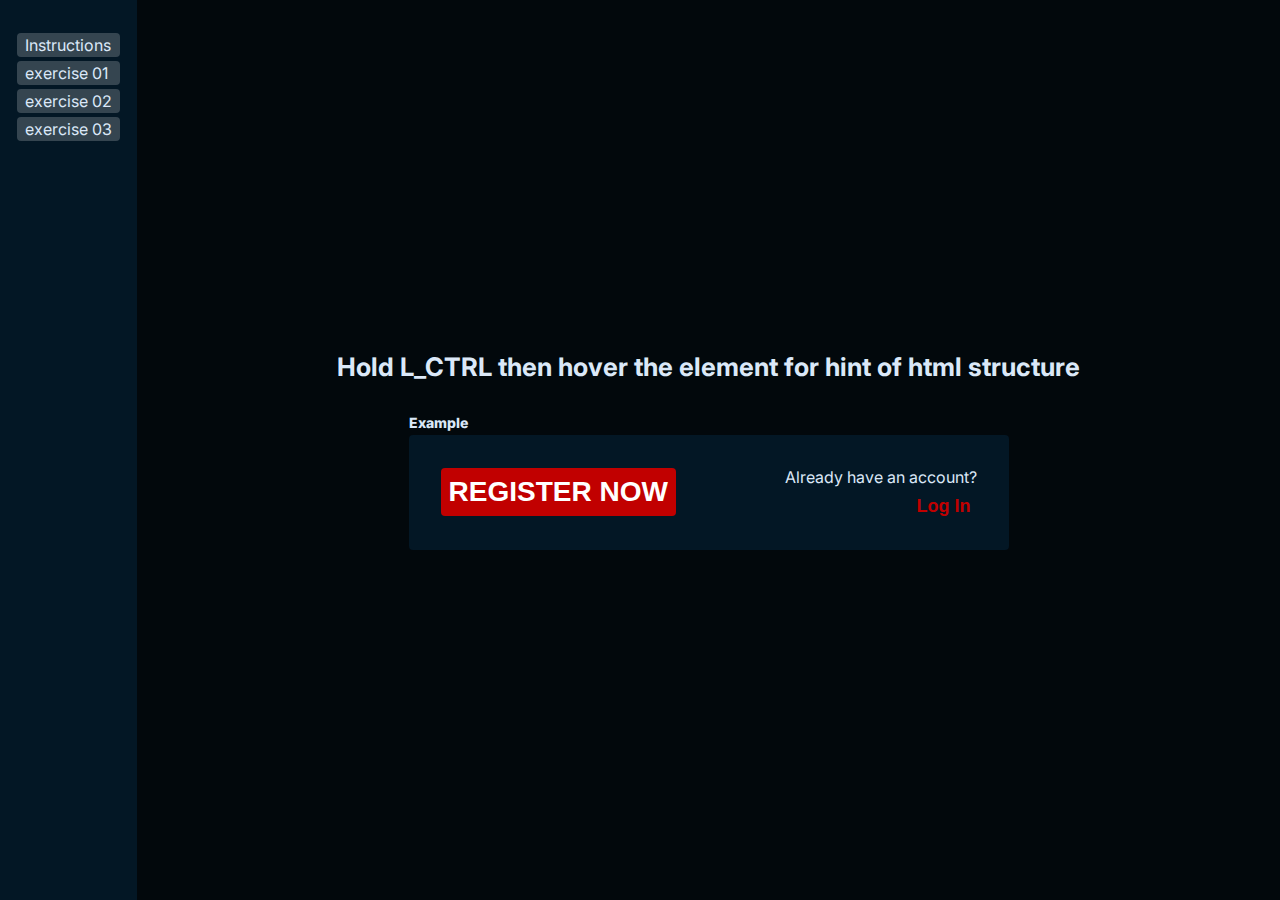
<file: index.html>
<!DOCTYPE html>
<html lang="en">

<head>
    <meta charset="UTF-8">
    <meta name="viewport" content="width=device-width, initial-scale=1.0">
    <title>HTML + CSS Homework Exercises</title>
    <link rel="stylesheet" href="./css/common.css">
    <link rel="stylesheet" href="./css/instructions.css">
    <script src="./scripts/hints.js" defer></script>
    <script src="./scripts/nav.js" defer></script>
</head>

<body>
    <nav id="main-nav">
    </nav>
    <main id="main-content">
        <h1 class="main-content-instruction">Hold L_CTRL then hover the element for hint of html structure</h1>
        <div class="main-example">
            <span class="example-label">Example</span>
            <div class="example-container">
                <div class="row example-row" data-js-group>
                    <button class="example-main-btn">REGISTER NOW</button>
                    <div class="column example-column" data-js-group>
                        <p>Already have an account?</p>
                        <button>Log In</button>
                    </div>
                </div>
            </div>
        </div>
    </main>
</body>

</html>
</file>
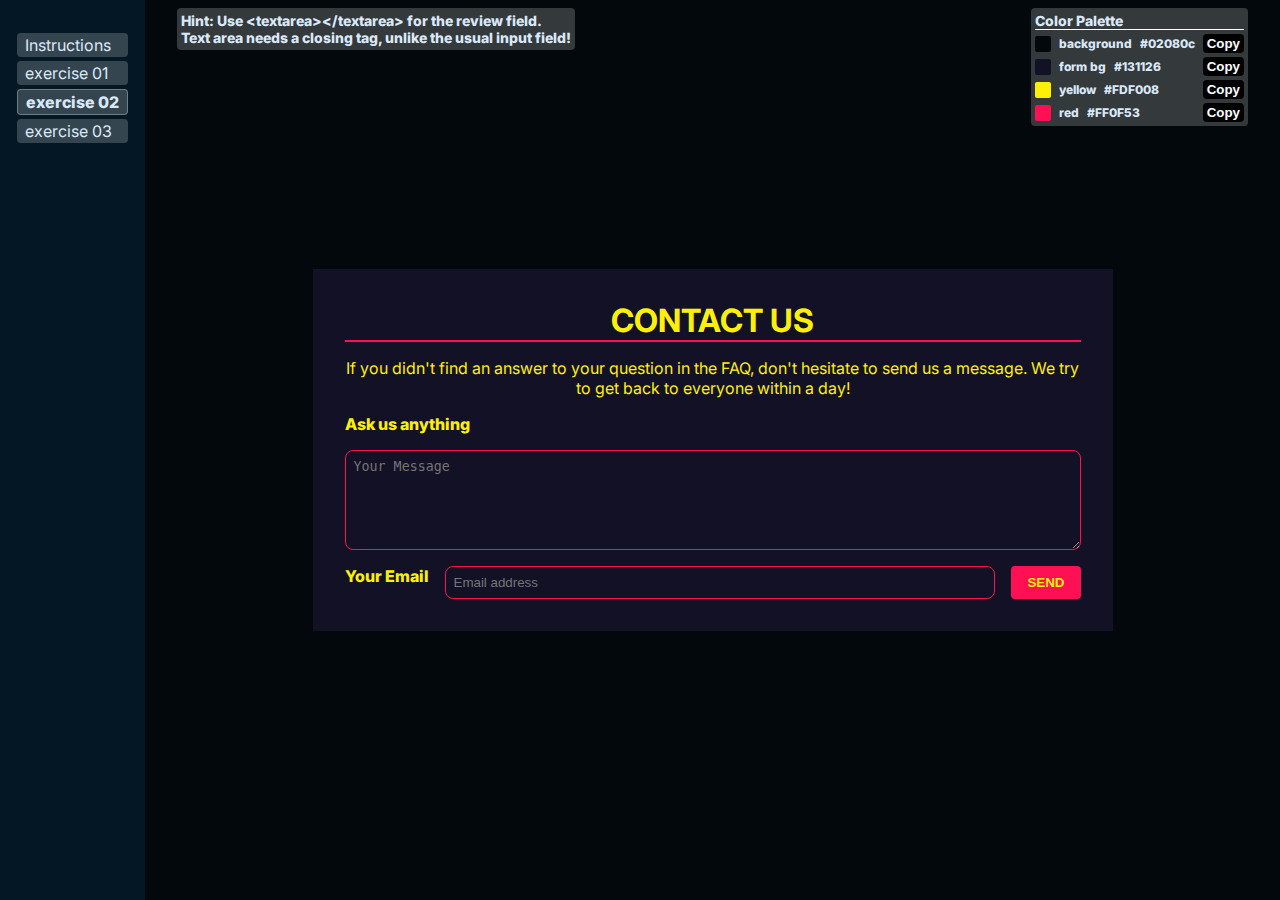
<file: pages/exercise_02.html>
<!DOCTYPE html>
<html lang="en">

<head>
    <meta charset="UTF-8">
    <meta name="viewport" content="width=device-width, initial-scale=1.0">
    <title>Exercise 02</title>
    <link rel="stylesheet" href="../css/common.css">
    <link rel="stylesheet" href="../css/exercise_02.css">
    <script src="../scripts/hints.js" defer></script>
    <script src="../scripts/nav.js" defer></script>
    <script src="../scripts/colorPicker.js" defer></script>
</head>

<body>
    <nav id="main-nav">
    </nav>
    <main id="main-content">
        <div class="main-info">Hint: Use &lt;textarea&gt;&lt;/textarea&gt; for the review field.
            <br>
            Text area needs a closing tag, unlike the usual input field!
        </div>
        <div class="color-palette">
            <span class="label">Color Palette</span>
            <div class="color-row" data-js-color-row>
                <span class="color-preview-box"></span>
                <span class="color-name">background</span>
                <span class="hex">#02080c</span>
                <button class="copy-btn" type="button">Copy</button>
            </div>
            <div class="color-row" data-js-color-row>
                <span class="color-preview-box"></span>
                <span class="color-name">form bg</span>
                <span class="hex">#131126</span>
                <button class="copy-btn" type="button">Copy</button>
            </div>
            <div class="color-row" data-js-color-row>
                <span class="color-preview-box"></span>
                <span class="color-name">yellow</span>
                <span class="hex">#FDF008</span>
                <button class="copy-btn" type="button">Copy</button>
            </div>
            <div class="color-row" data-js-color-row>
                <span class="color-preview-box"></span>
                <span class="color-name">red</span>
                <span class="hex">#FF0F53</span>
                <button class="copy-btn" type="button">Copy</button>
            </div>
        </div>
        <form class="column contact-form" data-js-group>
            <h1 class="contact-heading">CONTACT US</h1>
            <p class="contact-text">If you didn't find an answer to your question in the FAQ, don't hesitate to send us
                a message. We try to get back to everyone within a day!</p>
            <label for="review">Ask us anything</label>
            <textarea id="review" class="c-input" placeholder="Your Message"></textarea>

            <div class="row contact-row" data-js-group>
                <label for="c-email">Your Email</label>
                <input type="email" class="c-input" placeholder="Email address">
                <button type="submit" class="c-btn">SEND</button>
            </div>
        </form>
    </main>
</body>

</html>
</file>
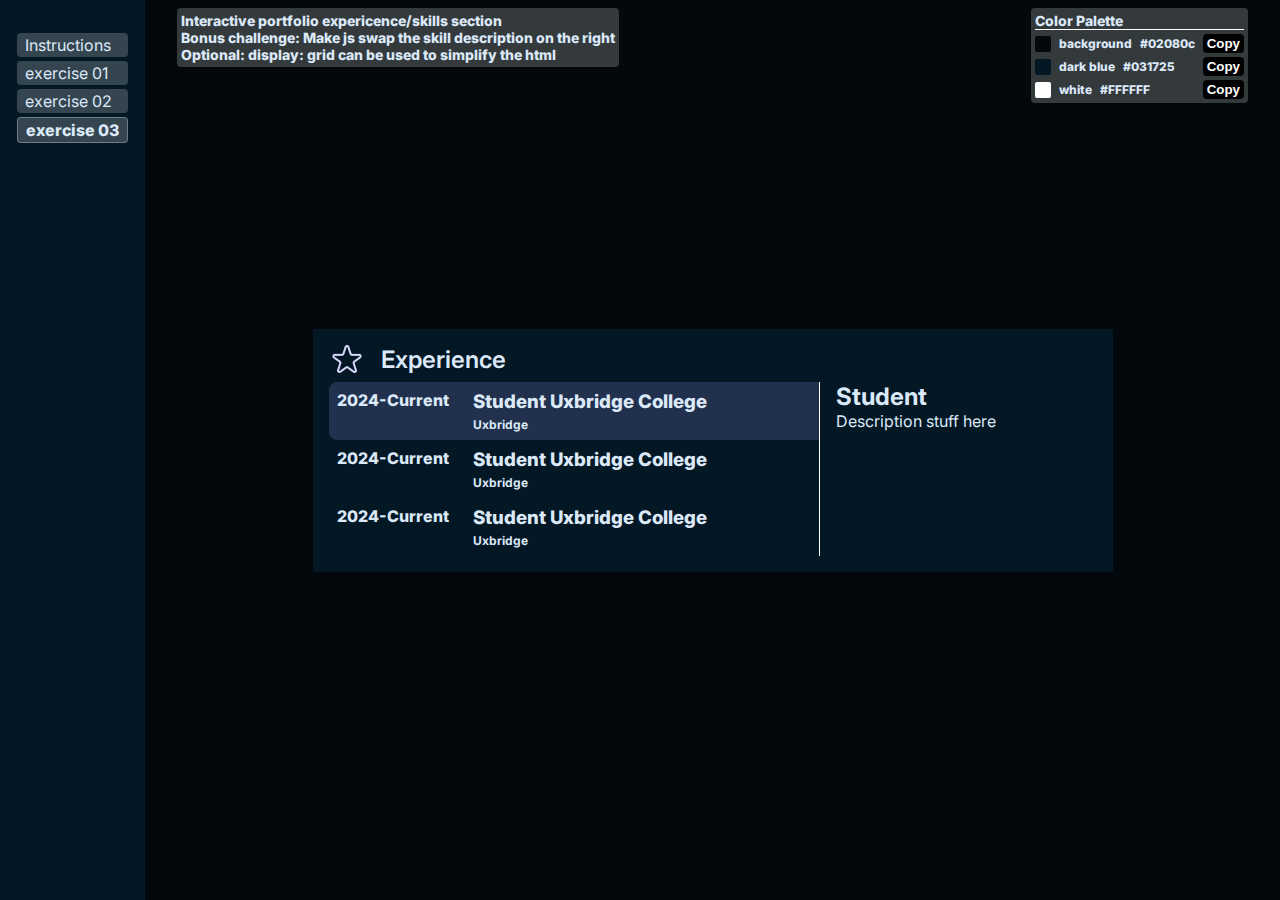
<file: pages/exercise_03.html>
<!DOCTYPE html>
<html lang="en">

<head>
    <meta charset="UTF-8">
    <meta name="viewport" content="width=device-width, initial-scale=1.0">
    <title>Exercise 03</title>
    <link rel="stylesheet" href="../css/common.css">
    <link rel="stylesheet" href="../css/exercise_03.css">
    <script src="../scripts/hints.js" defer></script>
    <script src="../scripts/nav.js" defer></script>
    <script src="../scripts/colorPicker.js" defer></script>
</head>

<body>
    <nav id="main-nav">
    </nav>
    <main id="main-content">
        <div class="main-info">Interactive portfolio expericence/skills section<br>Bonus challenge: Make js swap the
            skill description on the right
            <br>
            Optional: display: grid can be used to simplify the html
        </div>
        <div class="color-palette">
            <span class="label">Color Palette</span>
            <div class="color-row" data-js-color-row>
                <span class="color-preview-box"></span>
                <span class="color-name">background</span>
                <span class="hex">#02080c</span>
                <button class="copy-btn" type="button">Copy</button>
            </div>
            <div class="color-row" data-js-color-row>
                <span class="color-preview-box"></span>
                <span class="color-name">dark blue</span>
                <span class="hex">#031725</span>
                <button class="copy-btn" type="button">Copy</button>
            </div>
            <div class="color-row" data-js-color-row>
                <span class="color-preview-box"></span>
                <span class="color-name">white</span>
                <span class="hex">#FFFFFF</span>
                <button class="copy-btn" type="button">Copy</button>
            </div>
        </div>

        <div class="column skills-section" data-js-group>
            <div class="heading-row row" data-js-group>
                <img src="../assets/star.png" alt="star icon">
                <h2>Experience</h2>
            </div>

            <div class="skills-wrapper row" data-js-group>
                <div class="skills-group column" data-js-group>
                    <div class="skill row selected" data-js-group>
                        <div class="time">
                            2024-Current
                        </div>
                        <div class="info column" data-js-group>
                            <h3>Student Uxbridge College</h3>
                            <h4>Uxbridge</h4>
                        </div>
                    </div>
                    <div class="skill row" data-js-group>
                        <div class="time" data-js-group>
                            2024-Current
                        </div>
                        <div class="info column" data-js-group>
                            <h3>Student Uxbridge College</h3>
                            <h4>Uxbridge</h4>
                        </div>
                    </div>
                    <div class="skill row" data-js-group>
                        <div class="time" data-js-group>
                            2024-Current
                        </div>
                        <div class="info column" data-js-group>
                            <h3>Student Uxbridge College</h3>
                            <h4>Uxbridge</h4>
                        </div>
                    </div>
                </div>
                <div class="skill-description column" data-js-group>
                    <h2>Student</h2>
                    <p>Description stuff here</p>
                </div>
            </div>
        </div>
    </main>
</body>

</html>
</file>
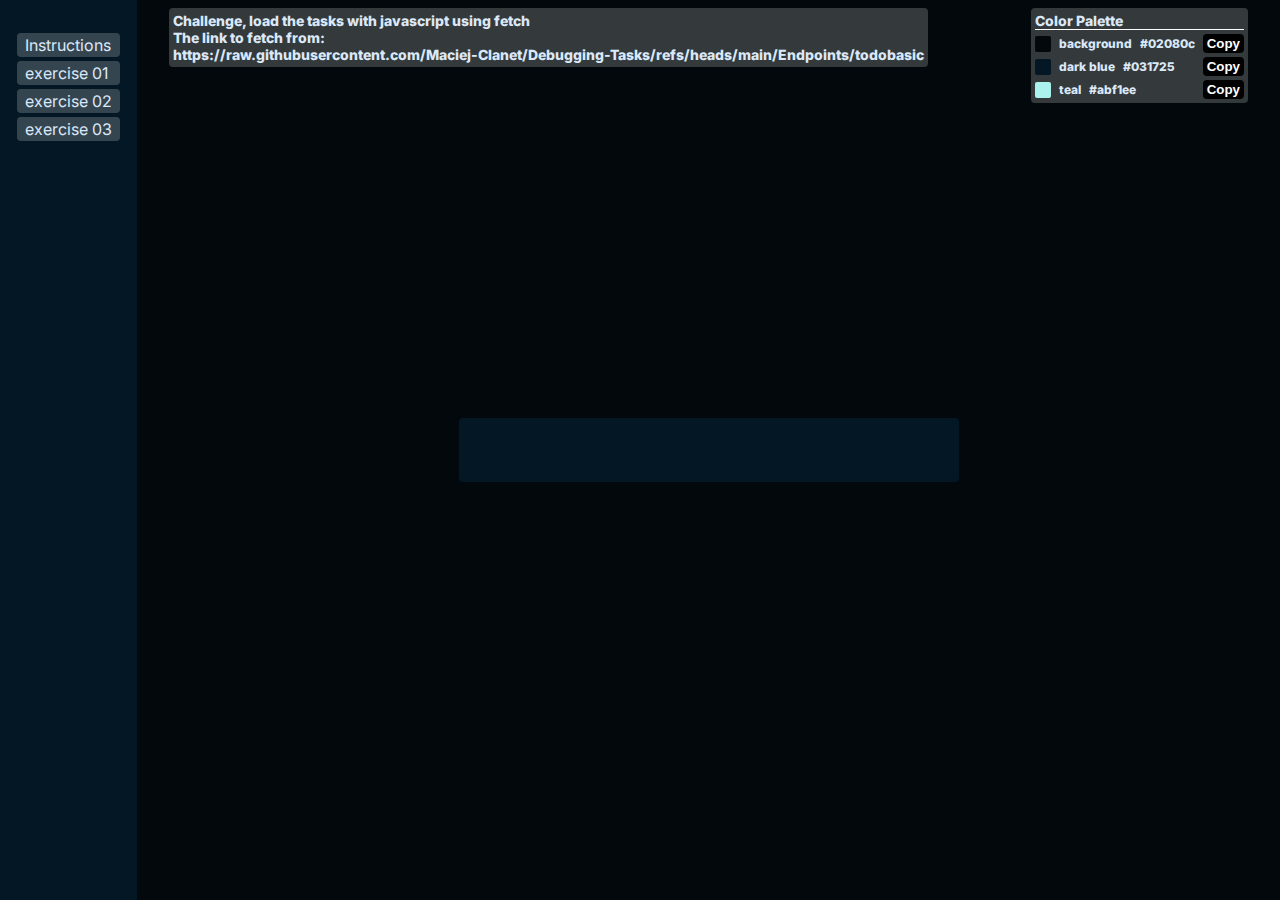
<file: pages/exercise_04.html>
<!DOCTYPE html>
<html lang="en">

<head>
    <meta charset="UTF-8">
    <meta name="viewport" content="width=device-width, initial-scale=1.0">
    <title>Exercise 01</title>
    <link rel="stylesheet" href="../css/common.css">
    <link rel="stylesheet" href="../css/exercise_04.css">
    <script src="../scripts/exercise_04.js" defer></script>
    <script src="../scripts/hints.js" defer></script>
    <script src="../scripts/nav.js" defer></script>
    <script src="../scripts/colorPicker.js" defer></script>
</head>

<body>
    <nav id="main-nav">
    </nav>
    <main id="main-content">
        <div class="main-info">Challenge, load the tasks with javascript using fetch
            <br>
            The link to fetch from:<br>
            https://raw.githubusercontent.com/Maciej-Clanet/Debugging-Tasks/refs/heads/main/Endpoints/todobasic
        </div>
        <div class="color-palette">
            <span class="label">Color Palette</span>
            <div class="color-row" data-js-color-row>
                <span class="color-preview-box"></span>
                <span class="color-name">background</span>
                <span class="hex">#02080c</span>
                <button class="copy-btn" type="button">Copy</button>
            </div>
            <div class="color-row" data-js-color-row>
                <span class="color-preview-box"></span>
                <span class="color-name">dark blue</span>
                <span class="hex">#031725</span>
                <button class="copy-btn" type="button">Copy</button>
            </div>
            <div class="color-row" data-js-color-row>
                <span class="color-preview-box"></span>
                <span class="color-name">teal</span>
                <span class="hex">#abf1ee</span>
                <button class="copy-btn" type="button">Copy</button>
            </div>
        </div>
        <div id="tasks" data-js-group class="tasks column">
        </div>
        </div>
    </main>
</body>

</html>
</file>
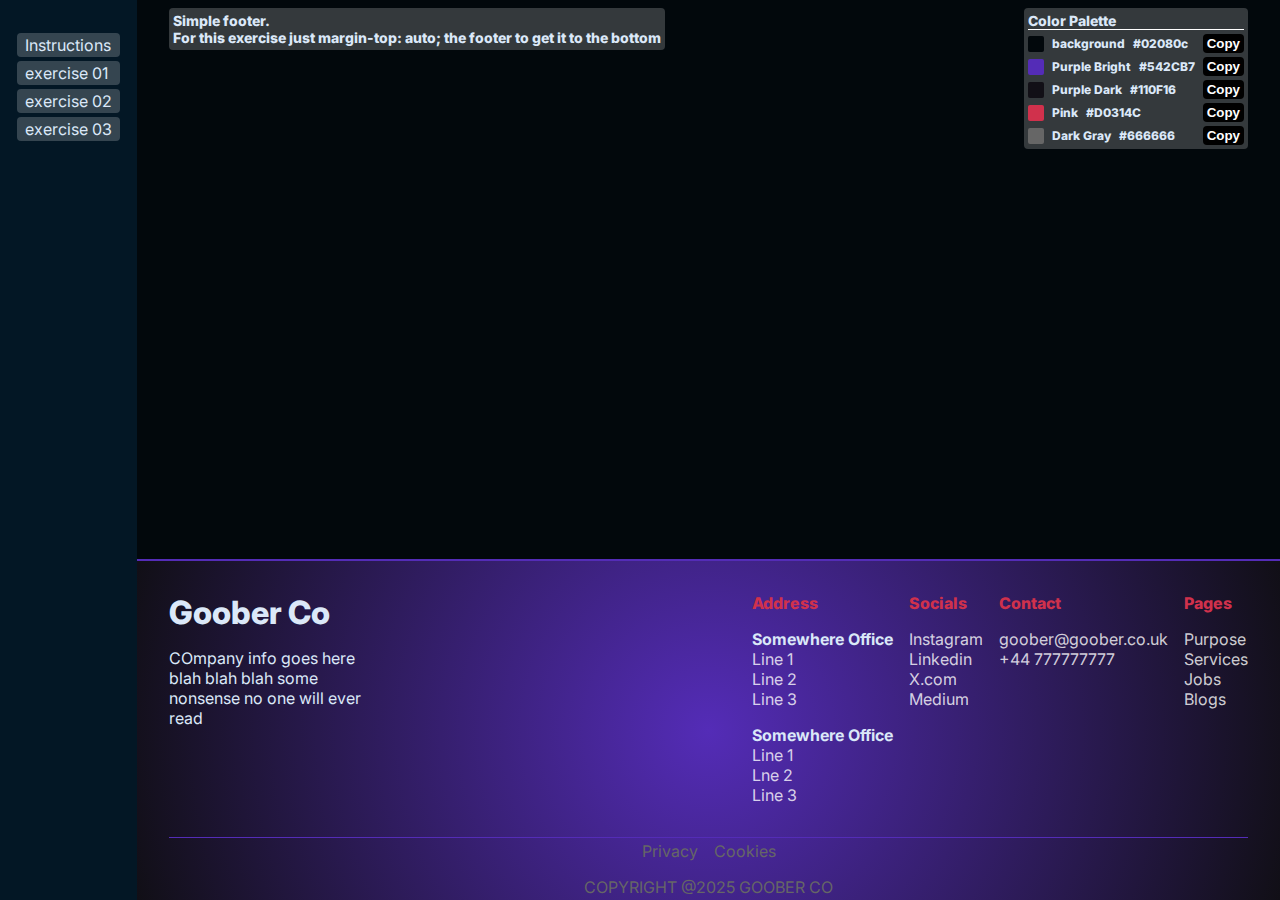
<file: pages/exercise_05.html>
<!DOCTYPE html>
<html lang="en">

<head>
    <meta charset="UTF-8">
    <meta name="viewport" content="width=device-width, initial-scale=1.0">
    <title>Exercise 01</title>
    <link rel="stylesheet" href="../css/common.css">
    <link rel="stylesheet" href="../css/exercise_05.css">
    <script src="../scripts/hints.js" defer></script>
    <script src="../scripts/nav.js" defer></script>
    <script src="../scripts/colorPicker.js" defer></script>
</head>

<body>
    <nav id="main-nav">
    </nav>
    <main id="main-content">
        <div class="main-info">Simple footer.<br>For this exercise just margin-top: auto; the footer to get it to the
            bottom</div>
        <div class="color-palette">
            <span class="label">Color Palette</span>
            <div class="color-row" data-js-color-row>
                <span class="color-preview-box"></span>
                <span class="color-name">background</span>
                <span class="hex">#02080c</span>
                <button class="copy-btn" type="button">Copy</button>
            </div>
            <div class="color-row" data-js-color-row>
                <span class="color-preview-box"></span>
                <span class="color-name">Purple Bright</span>
                <span class="hex">#542CB7</span>
                <button class="copy-btn" type="button">Copy</button>
            </div>
            <div class="color-row" data-js-color-row>
                <span class="color-preview-box"></span>
                <span class="color-name">Purple Dark</span>
                <span class="hex">#110F16</span>
                <button class="copy-btn" type="button">Copy</button>
            </div>
            <div class="color-row" data-js-color-row>
                <span class="color-preview-box"></span>
                <span class="color-name">Pink</span>
                <span class="hex">#D0314C</span>
                <button class="copy-btn" type="button">Copy</button>
            </div>
            <div class="color-row" data-js-color-row>
                <span class="color-preview-box"></span>
                <span class="color-name">Dark Gray</span>
                <span class="hex">#666666</span>
                <button class="copy-btn" type="button">Copy</button>
            </div>
        </div>

        <footer class="footer row" data-js-group>
            <div class="footer-main row" data-js-group>
                <div class="column f-column logo-col" data-js-group>
                    <span class="logo">Goober Co</span>
                    <p>COmpany info goes here blah blah blah some nonsense no one will ever read</p>
                </div>
                <div class="column f-column" data-js-group>
                    <span class="f-heading">Address</span>
                    <div class="column f-group" data-js-group>
                        <b>Somewhere Office</b>
                        <a href="/">Line 1</a>
                        <a href="/">Line 2</a>
                        <a href="/">Line 3</a>
                    </div>
                    <div class="column f-group" data-js-group>
                        <b>Somewhere Office</b>
                        <a href="/">Line 1</a>
                        <a href="/">Lne 2</a>
                        <a href="/">Line 3</a>
                    </div>

                </div>
                <div class="column f-column" data-js-group>
                    <span class="f-heading">Socials</span>
                    <div class="column f-group" data-js-group>
                        <a href="/">Instagram</a>
                        <a href="/">Linkedin</a>
                        <a href="/">X.com</a>
                        <a href="/">Medium</a>
                    </div>
                </div>
                <div class="column f-column" data-js-group>
                    <span class="f-heading">Contact</span>
                    <div class="column f-group" data-js-group>
                        <a href="/">goober@goober.co.uk</a>
                        <a href="/">+44 777777777</a>
                    </div>
                </div>
                <div class="column f-column" data-js-group>
                    <span class="f-heading">Pages</span>
                    <div class="column f-group" data-js-group>
                        <a href="/">Purpose</a>
                        <a href="/">Services</a>
                        <a href="/">Jobs</a>
                        <a href="/">Blogs</a>
                    </div>
                </div>
            </div>
            <div class="footer-subtle row" data-js-group>
                <div class="row" data-js-group>
                    <a href="/">Privacy</a>
                    <a href="/">Cookies</a>
                </div>
                <p>COPYRIGHT @2025 GOOBER CO</p>
            </div>
        </footer>
    </main>
</body>

</html>
</file>
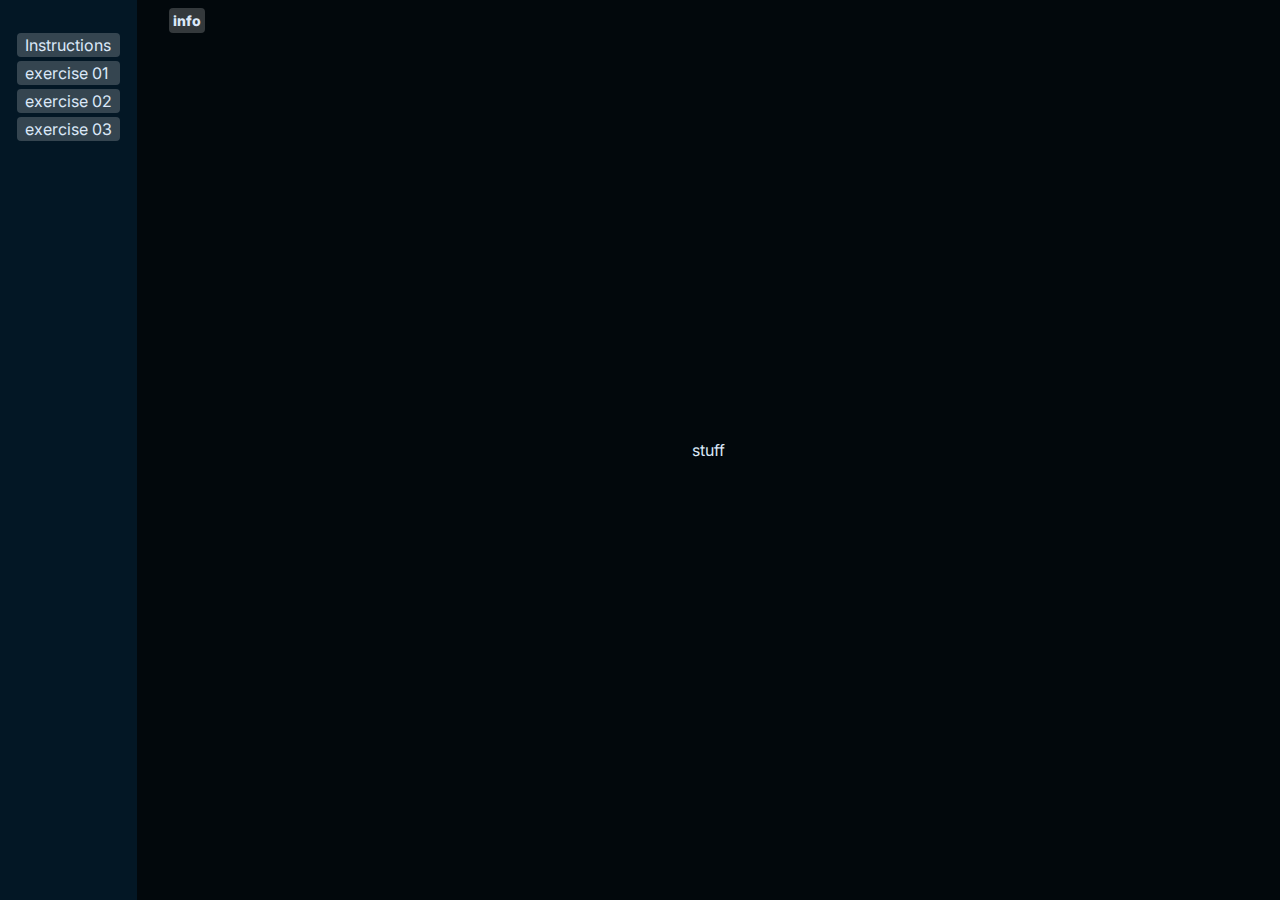
<file: pages/template copy.html>
<!DOCTYPE html>
<html lang="en">

<head>
    <meta charset="UTF-8">
    <meta name="viewport" content="width=device-width, initial-scale=1.0">
    <title>Exercise 01</title>
    <link rel="stylesheet" href="../css/common.css">
    <link rel="stylesheet" href="../css/exercise_01.css">
    <script src="../scripts/hints.js" defer></script>
    <script src="../scripts/nav.js" defer></script>
</head>

<body>
    <nav id="main-nav">
    </nav>
    <main id="main-content">
        <div class="main-info">info</div>
        stuff
    </main>
</body>

</html>
</file>
<file: css/common.css>
@import url('https://fonts.googleapis.com/css2?family=Inter:ital,opsz,wght@0,14..32,100..900;1,14..32,100..900&display=swap');

* {
    margin: 0;
    box-sizing: border-box;
}

button {
    cursor: pointer;
}

body {
    --text: #dbe8f8;
    --background: #02080c;
    --primary: #8bbbe8;
    --secondary: #ff1145;
    --accent: #fcaf1f;
    --dark-blue: #031725;

    background-color: var(--background);
    color: var(--text);

    font-family: "Inter", sans-serif;
    font-optical-sizing: auto;
    font-style: normal;

    display: flex;
    min-height: 100dvh;
}

#main-nav {
    background-color: var(--dark-blue);
    display: flex;
    flex-direction: column;
    gap: 4px;
    padding: 32px 16px;
    max-height: 100dvh;
    overflow-y: auto;
    border: 1px solid transparent;

    >.main-nav-btn {
        transition: all 0.2s ease-in-out;
        color: var(--text);
        text-decoration: none;
        background-color: rgba(255, 255, 255, 0.2);
        padding: 2px 8px;
        border-radius: 4px;
    }

    >.main-nav-btn:hover {
        background-color: rgba(255, 255, 255, 0.4);
    }

    >.main-nav-btn.active {
        font-weight: 800;
        border: 1px solid rgba(255, 255, 255, 0.3)
    }
}

#main-content {
    position: relative;
    flex: 1;
    display: flex;
    flex-direction: column;
    justify-content: center;
    align-items: center;
}

.main-info {
    position: absolute;
    left: 32px;
    top: 8px;
    font-weight: 800;
    font-size: 14px;
    background-color: rgba(255, 255, 255, 0.2);
    padding: 4px;
    border-radius: 4px;
}

.color-palette {
    position: absolute;
    right: 32px;
    top: 8px;
    font-weight: 800;
    background-color: rgba(255, 255, 255, 0.2);
    padding: 4px;
    border-radius: 4px;
    display: flex;
    flex-direction: column;
    gap: 4px;
    font-size: 12px;

    >.label {
        font-size: 14px;
        font-weight: 800;
        border-bottom: 1px solid white;
        width: 100%;
    }
}

.color-row {
    display: flex;
    flex-direction: row;
    align-items: center;
    gap: 8px;
}

.color-preview-box {
    width: 16px;
    height: 16px;
    border-radius: 2px;
    background-color: gray;
}

.copy-btn {
    border: none;
    border-radius: 4px;
    padding: 2px 4px;
    background-color: black;
    font-weight: 800;
    color: white;
    margin-left: auto;
}

.column {
    position: relative;
}

.column.active:hover::before {
    content: "";
    border: 2px dashed var(--accent);
    position: absolute;
    left: -8px;
    right: -8px;
    top: -8px;
    bottom: -8px;
    pointer-events: none;
}

.column.active:hover::after {
    content: "↓";
    position: absolute;
    right: -22px;
    top: 50%;
    transform: translateY(-50%);
    color: var(--accent);
    font-size: 32px;
    font-weight: bold;
    pointer-events: none;
}

.row {
    position: relative;
}

.row.active:hover::before {
    content: "";
    border: 2px dashed var(--secondary);
    position: absolute;
    left: -8px;
    right: -8px;
    top: -8px;
    bottom: -8px;
    pointer-events: none;
}

.row.active:hover::after {
    content: "→";
    position: absolute;
    top: -29px;
    left: 50%;
    transform: translateX(-50%);
    color: var(--secondary);
    font-size: 32px;
    font-weight: bold;
    pointer-events: none;
}
</file>
<file: css/instructions.css>
.main-content-instruction {
    font-size: clamp(22px, 2vw, 42px);
    text-align: center;
}

.main-example {
    margin-top: 32px;
    display: flex;
    flex-direction: column;
    gap: 4px;
    width: 80%;
    max-width: 600px;

    >.example-label {
        font-weight: 800;
        font-size: 14px;
    }

}

.example-container {
    background-color: var(--dark-blue);
    padding: 32px;
    border-radius: 4px;
}

.example-row {
    display: flex;
    justify-content: space-between;
    align-items: center;
}

.example-main-btn {
    background: none;
    border: none;
    background-color: #C10000;
    color: white;
    padding: 8px;
    border-radius: 4px;
    font-size: 28px;
    font-weight: 800;
    cursor: pointer;
}

.example-column {
    display: flex;
    flex-direction: column;
    align-items: flex-end;
    gap: 8px;

    >button {
        font-size: 18px;
        background: none;
        border: none;
        color: #C10000;
        font-weight: 800;
        cursor: pointer;

        &:hover {
            filter: brightness(1.2);
        }
    }
}
</file>
<file: css/exercise_02.css>
.contact-form {
    background-color: #131126;
    padding: 32px;
    display: flex;
    flex-direction: column;
    gap: 16px;
    color: #FDF008;
    width: 100%;
    max-width: 800px;

    & label {
        font-weight: 800;
    }

    >textarea {
        min-height: 100px;
        max-width: 100%;
        min-width: 100%;
    }
}

.contact-heading {
    border-bottom: 2px solid #FF0F53;
    text-align: center
}

.contact-text {
    text-align: center;
}

.c-input {
    border: 1px solid #FF0F53;
    background: none;
    color: #FDF008;
    padding: 8px;
    border-radius: 8px;
}

.contact-row {
    display: flex;
    gap: 16px;

    >input {
        flex: 1;
    }

    >button {
        background-color: #FF0F53;
        border: none;
        color: #FDF008;
        font-weight: 800;
        padding: 8px 16px;
        border-radius: 4px;
        transition: all 0.2s ease-in-out;
    }

    >button:hover {
        filter: brightness(1.5);
    }

}
</file>
<file: css/exercise_03.css>
.skills-section {
    display: flex;
    flex-direction: column;
    gap: 8px;
    background-color: var(--dark-blue);
    padding: 16px;
    width: 80%;
    max-width: 800px;
}

.heading-row {
    display: flex;
    gap: 16px;
    align-items: center;

    >h2 {
        font-size: 24px;
        font-weight: 600;
    }
}

.skills-wrapper {
    display: flex;
}

.skill-description {
    border-left: 1px solid white;
    padding: 0px 16px;
    flex: 1;
}

.skills-group {
    display: flex;
    flex-direction: column;
    flex: 2;
}

.skill {
    padding: 8px;
    border-radius: 8px 0px 0px 8px;
    display: flex;
    gap: 16px;
    transition: all 0.3s ease-in-out
}

.skill:hover,
.skill.selected {
    background-color: rgba(104, 105, 168, 0.3);
}

.time {
    width: 120px;
    font-weight: 800;
}

.info {
    display: flex;
    flex-direction: column;
    gap: 4px;

    >h3 {
        font-weight: 800;
    }

    >h4 {
        font-size: 12px;
    }
}
</file>
<file: css/exercise_04.css>
.tasks {
    display: flex;
    flex-direction: column;
    background-color: var(--dark-blue);
    padding: 32px;
    border-radius: 4px;
    width: 100%;
    max-width: 500px;
    gap: 16px;
}

.task {
    background-color: #abf1ee;
    color: black;
    display: flex;
    align-items: center;
    gap: 16px;
    width: 100%;
    padding: 8px;
    border-radius: 4px;
    transition: filter 0.2s ease-in-out;

    &:hover {
        filter: brightness(1.2);
    }
}
</file>
<file: css/exercise_05.css>
.footer {
    background: #542CB7;
    background: radial-gradient(circle, rgba(84, 44, 183, 1) 0%, rgba(17, 15, 22, 1) 100%);
    width: 100%;
    margin-top: auto;
    padding: 32px 32px 0px 32px;
    border-top: 2px solid #542CB7;

    & .logo {
        font-size: 32px;
        font-weight: 800;
    }
}

.footer-main {
    display: flex;
    justify-content: flex-end;
    gap: 16px;
}

.f-heading {
    font-weight: 800;
    color: #D0314C;
}

.f-column {
    display: flex;
    flex-direction: column;
    gap: 16px;
}

.f-group {
    display: flex;
    flex-direction: column;

    >a {
        text-decoration: none;
        color: rgba(255, 255, 255, 0.8);
    }

    >a:hover {
        color: white;
    }
}

.logo-col {
    max-width: 200px;
    margin-right: auto;
}

.footer-subtle {
    margin-top: 32px;
    border-top: 1px solid #542CB7;
    display: flex;
    flex-direction: column;
    gap: 16px;
    padding: 3px;
    align-items: center;

    color: #666666;

    & a {
        color: #666666;
        text-decoration: none;
    }

    & a:hover {
        filter: brightness(1.4);
    }

    >.row {
        gap: 16px;
        display: flex;
    }
}
</file>
<file: css/exercise_01.css>
.testimonials {
    display: flex;
    flex-direction: column;
    gap: 16px;
}

.testimonial {
    display: flex;
    gap: 8px;
    align-items: center;
    background-color: var(--dark-blue);
    border: 1px solid white;
    border-radius: 4px;
    padding: 16px;
}

.t-info {
    display: flex;
    flex-direction: column;
    gap: 4px;
}

.t-title {
    font-weight: 800;
}

.t-name {
    align-self: flex-end;
    font-size: 12px;
    font-weight: 800;
}
</file>
